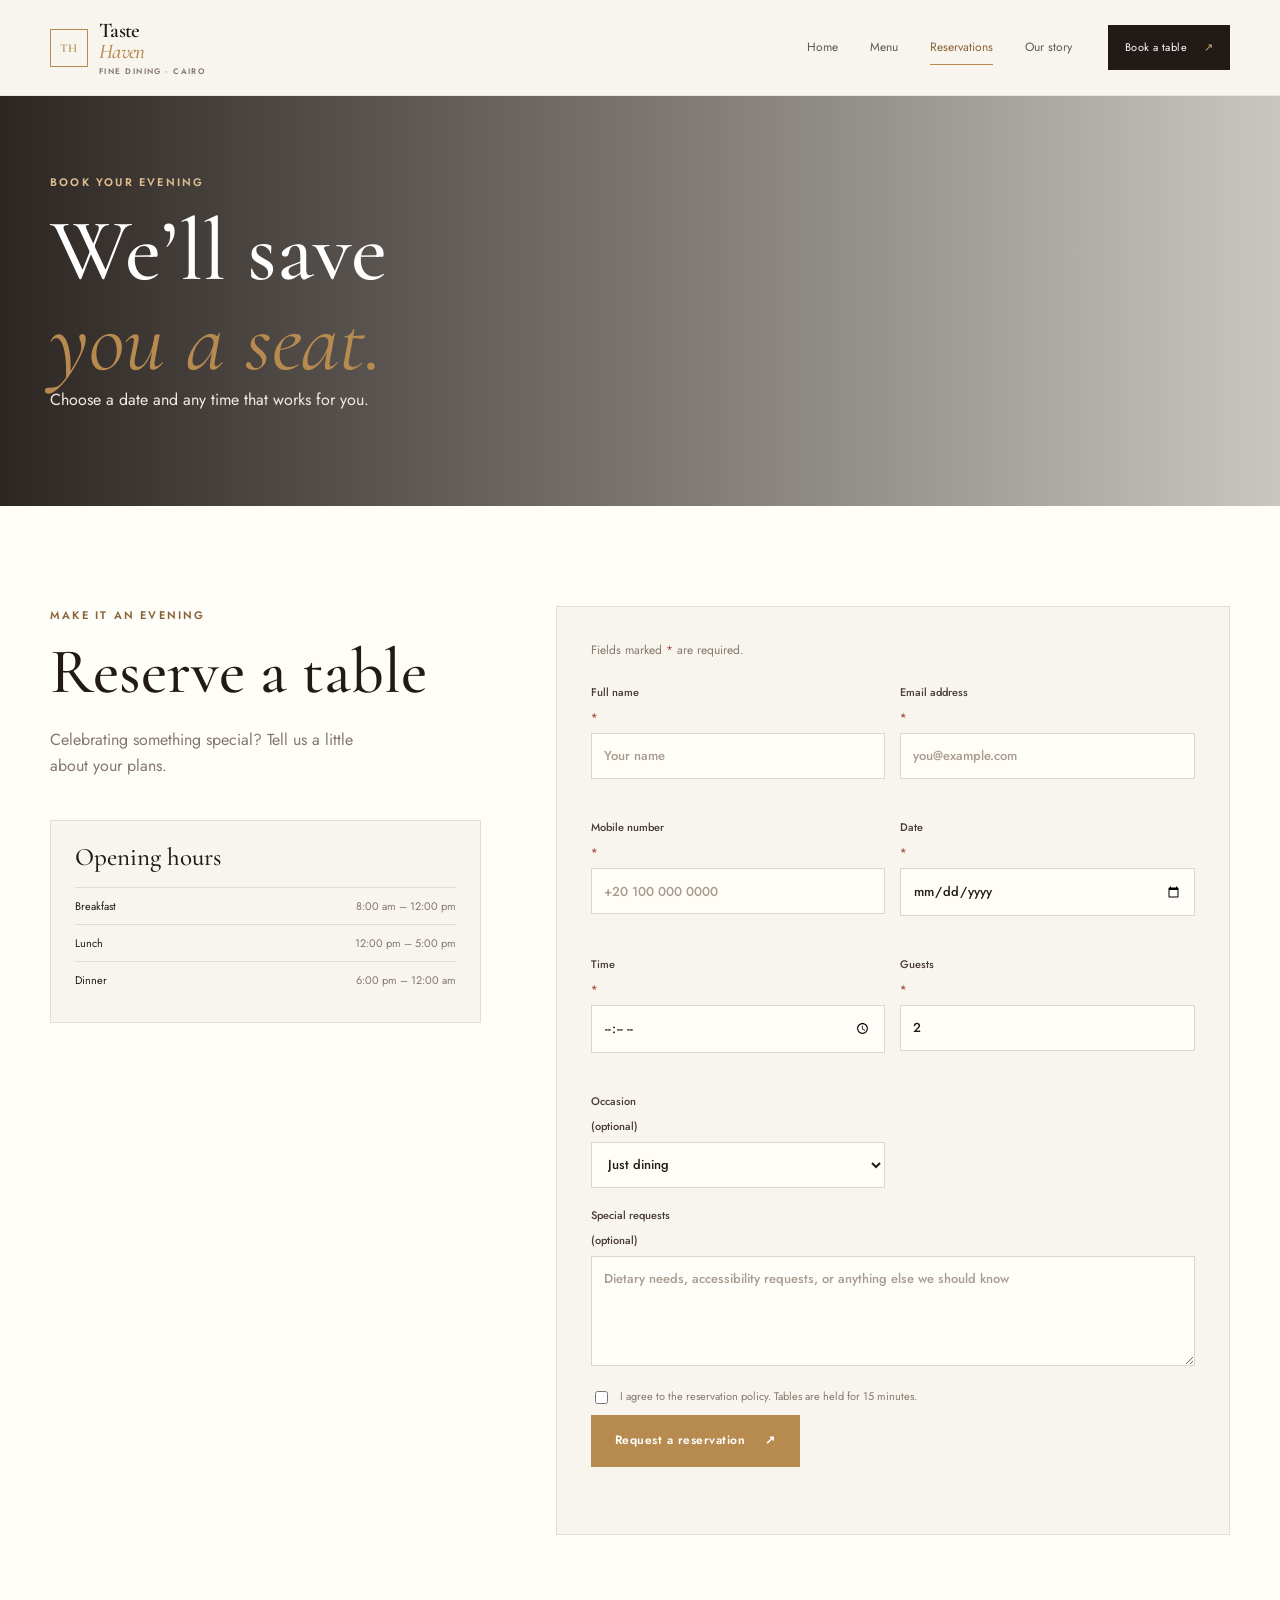
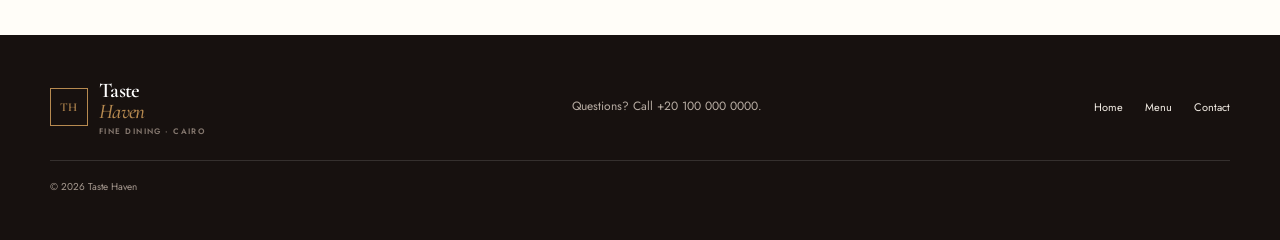
<file: reservations.html>
<!doctype html>
<html lang="en">
<head>
  <meta charset="utf-8">
  <meta name="viewport" content="width=device-width, initial-scale=1">
  <meta name="description" content="Reserve a table at Taste Haven. Choose your date, time, and party size.">
  <title>Reservations | Taste Haven</title>
  <link rel="preconnect" href="https://fonts.googleapis.com">
  <link rel="preconnect" href="https://fonts.gstatic.com" crossorigin>
  <link href="https://fonts.googleapis.com/css2?family=Cormorant+Garamond:wght@400;500;600;700&family=Jost:wght@300;400;500;600;700&display=swap" rel="stylesheet">
  <link rel="stylesheet" href="css/global.css">
  <link rel="stylesheet" href="css/forms.css">
  <script src="js/main.js" defer></script>
  <script src="js/interactive.js" defer></script>
</head>
<body>
  <header class="site-header"><div class="container header-inner"><a class="brand" href="index.html" aria-label="Taste Haven home"><span class="brand-mark">TH</span><span>Taste<em>Haven</em><small>FINE DINING · CAIRO</small></span></a><button class="menu-toggle" type="button" aria-expanded="false" aria-controls="site-nav" aria-label="Open navigation"><span></span><span></span><span></span></button><nav class="site-nav" id="site-nav" aria-label="Main navigation"><a href="index.html">Home</a><a href="menu.html">Menu</a><a class="active" href="reservations.html" aria-current="page">Reservations</a><a href="about.html">Our story</a><a class="nav-book" href="reservations.html">Book a table <span>↗</span></a></nav></div></header>
  <main>
    <section class="page-hero reservation-hero"><div class="container page-hero-copy"><p class="eyebrow">BOOK YOUR EVENING</p><h1>We’ll save<br><em>you a seat.</em></h1><p>Choose a date and any time that works for you.</p></div></section>
    <section class="section-pad booking-section"><div class="container booking-layout">
      <div class="booking-intro"><p class="eyebrow">MAKE IT AN EVENING</p><h2>Reserve a table</h2><p>Celebrating something special? Tell us a little about your plans.</p><div class="hours-card"><h3>Opening hours</h3><p>Breakfast <span>8:00 am – 12:00 pm</span></p><p>Lunch <span>12:00 pm – 5:00 pm</span></p><p>Dinner <span>6:00 pm – 12:00 am</span></p></div></div>
      <form class="site-form" id="reservation-form" novalidate>
        <p class="form-intro">Fields marked <span>*</span> are required.</p>
        <div class="form-grid">
          <label class="field">Full name <span>*</span><input name="name" type="text" autocomplete="name" required minlength="2" maxlength="80" placeholder="Your name"><small class="field-error"></small></label>
          <label class="field">Email address <span>*</span><input name="email" type="email" autocomplete="email" required maxlength="254" placeholder="you@example.com"><small class="field-error"></small></label>
          <label class="field">Mobile number <span>*</span><input name="phone" type="tel" autocomplete="tel" required minlength="8" maxlength="18" placeholder="+20 100 000 0000"><small class="field-error"></small></label>
          <label class="field">Date <span>*</span><input name="date" type="date" required><small class="field-error"></small></label>
          <label class="field">Time <span>*</span><input name="time" type="time" required aria-label="Choose any reservation time"><small class="field-error"></small></label>
          <label class="field">Guests <span>*</span><input name="guests" type="number" min="1" max="12" step="1" value="2" required><small class="field-error"></small></label>
          <label class="field">Occasion <span class="optional">(optional)</span><select name="occasion"><option value="">Just dining</option><option>Birthday</option><option>Anniversary</option><option>Business dinner</option><option>Date night</option><option>Family gathering</option></select></label>
          <label class="field field-wide">Special requests <span class="optional">(optional)</span><textarea name="notes" rows="4" maxlength="300" placeholder="Dietary needs, accessibility requests, or anything else we should know"></textarea><small class="field-error"></small></label>
        </div>
        <label class="check-field"><input type="checkbox" name="policy" required><span>I agree to the reservation policy. Tables are held for 15 minutes.</span></label><small class="field-error policy-error"></small>
        <button class="button button-gold" type="submit">Request a reservation <span>↗</span></button>
        <p class="form-message" role="status" aria-live="polite"></p>
      </form>
    </div></section>
  </main>
  <footer class="site-footer"><div class="container footer-inner"><a class="brand" href="index.html"><span class="brand-mark">TH</span><span>Taste<em>Haven</em><small>FINE DINING · CAIRO</small></span></a><p>Questions? Call <a href="tel:+201000000000">+20 100 000 0000</a>.</p><nav aria-label="Footer navigation"><a href="index.html">Home</a><a href="menu.html">Menu</a><a href="about.html">Contact</a></nav><small class="copyright">© <span data-current-year></span> Taste Haven</small></div></footer>
</body>
</html>
</file>
<file: css/global.css>
@import url('https://fonts.googleapis.com/css2?family=Cormorant+Garamond:wght@400;500;600;700&family=Jost:wght@300;400;500;600;700&display=swap');
:root {
  --ink:#221a17;
  --bg:#f8f5ef;
  --paper:#fffdf8;
  --muted:#84776e;
  --gold:#b78a50;
  --gold-dark:#89643b;
  --line:#e5ddd2;
  --dark:#17110f;
  --serif:'Cormorant Garamond',Georgia,serif;
  --sans:'Jost',Arial,sans-serif
}
* {
  box-sizing:border-box
}
html {
  scroll-behavior:smooth;
  scroll-padding-top:90px
}
body {
  margin:0;
  background:var(--bg);
  color:var(--ink);
  font:16px/1.65 var(--sans);
  font-weight:400
}
img {
  display:block;
  max-width:100%;
  object-fit:cover
}
a {
  color:inherit;
  text-decoration:none
}
button,input,select,textarea {
  font:inherit
}
button,a,input,select,textarea {
  -webkit-tap-highlight-color:transparent
}
button:focus-visible,a:focus-visible,input:focus-visible,select:focus-visible,textarea:focus-visible {
  outline:3px solid #c69e6c;
  outline-offset:3px
}
.container {
  width:min(1180px,calc(100% - 48px));
  margin-inline:auto
}
.section-pad {
  padding:100px 0
}
.eyebrow {
  margin:0 0 15px;
  color:var(--gold-dark);
  font-size:11px;
  font-weight:600;
  letter-spacing:.2em;
  text-transform:uppercase
}
.section-heading {
  display:flex;
  align-items:end;
  justify-content:space-between;
  gap:30px;
  margin-bottom:35px
}
.section-heading>p {
  max-width:330px;
  color:var(--muted)
}
h1,h2,h3,p {
  margin-top:0
}
h1,h2,h3 {
  font-family:var(--serif);
  font-weight:500;
  line-height:1.03
}
h1 {
  font-size:clamp(58px,8vw,104px);
  margin-bottom:20px
}
h2 {
  font-size:clamp(42px,5vw,66px);
  margin-bottom:22px
}
h3 {
  font-size:28px
}
h1 em,h2 em {
  color:var(--gold);
  font-weight:400
}
.button {
  min-height:52px;
  padding:0 23px;
  display:inline-flex;
  align-items:center;
  justify-content:center;
  gap:20px;
  border:1px solid transparent;
  cursor:pointer;
  letter-spacing:.04em;
  font-size:12px;
  font-weight:600;
  transition:transform .22s ease,background .22s ease,color .22s ease,box-shadow .22s ease
}
.button:hover {
  transform:translateY(-3px);
  box-shadow:0 10px 24px #16100e22
}
.button-gold {
  background:var(--gold);
  color:#fff
}
.button-gold:hover {
  background:var(--gold-dark)
}
.button-outline {
  border-color:#bfa887;
  color:var(--ink)
}
.button-outline:hover {
  background:#eee4d6
}
.button-clear {
  border-color:#ffffff80;
  color:white
}
.button-clear:hover {
  background:#ffffff18
}
.text-link {
  display:inline-flex;
  gap:14px;
  align-items:center;
  margin-top:10px;
  color:var(--gold-dark);
  font-size:13px;
  font-weight:600
}
.site-header {
  height:82px;
  position:sticky;
  z-index:20;
  top:0;
  background:#f8f5eff2;
  border-bottom:1px solid #e5ddd2aa;
  backdrop-filter:blur(14px);
  transition:box-shadow .2s
}
.site-header.is-scrolled {
  box-shadow:0 6px 25px #21161012
}
.header-inner,.site-nav,.brand {
  display:flex;
  align-items:center
}
.header-inner {
  height:100%;
  justify-content:space-between
}
.brand {
  gap:11px;
  font:600 21px/1 var(--serif);
  letter-spacing:-.03em
}
.brand>span:last-child {
  display:grid
}
.brand em {
  color:var(--gold);
  font-weight:500
}
.brand small {
  margin-top:5px;
  color:var(--muted);
  font:600 8px/1 var(--sans);
  letter-spacing:.18em
}
.brand-mark {
  width:38px;
  height:38px;
  display:grid;
  place-items:center;
  border:1px solid var(--gold);
  color:var(--gold);
  font:600 12px var(--serif);
  letter-spacing:.08em
}
.site-nav {
  gap:32px
}
.site-nav>a:not(.nav-book) {
  font-size:12px;
  color:#62564f;
  transition:color .2s
}
.site-nav>a:hover,.site-nav>a.active {
  color:var(--gold-dark)
}
.site-nav .nav-book {
  margin-left:4px;
  padding:13px 17px;
  background:var(--ink);
  color:white;
  font-size:11px;
  letter-spacing:.04em
}
.nav-book span {
  margin-left:13px;
  color:#d1ad7c
}
.menu-toggle {
  display:none
}
.site-footer {
  padding:45px 0;
  background:var(--dark);
  color:#f6f0e8
}
.footer-inner {
  display:grid;
  grid-template-columns:1fr 1fr auto;
  align-items:center;
  gap:25px
}
.footer-inner .brand {
  color:white
}
.footer-inner p {
  margin:0;
  color:#b9aea4;
  font-size:12px
}
.footer-inner nav {
  display:flex;
  gap:22px;
  font-size:11px
}
.footer-inner nav a:hover {
  color:#d9b583
}
.copyright {
  grid-column:1/-1;
  padding-top:18px;
  border-top:1px solid #ffffff21;
  color:#a79a90;
  font-size:10px
}
.page-hero {
  min-height:410px;
  display:flex;
  align-items:center;
  background-position:center;
  background-size:cover;
  color:white;
  position:relative
}
.page-hero:before {
  content:'';
  position:absolute;
  inset:0;
  background:linear-gradient(90deg,#18110ee8,#18110e75 65%,#18110e35)
}
.page-hero-copy {
  position:relative;
  padding:50px 0
}
.page-hero .eyebrow {
  color:#e0bd8f
}
.page-hero h1 {
  font-size:clamp(58px,7vw,88px);
  margin:0
}
.page-hero-copy>p:last-child {
  color:#f3eae0
}
.form-message {
  min-height:25px;
  margin:8px 0 0;
  color:var(--gold-dark);
  font-size:13px
}
.form-message.error {
  color:#a4352c
}
.form-message.success {
  color:#386b4c
}
[hidden] {
  display:none!important
}
@media(max-width:760px) {
  .container {
    width:min(100% - 36px,600px)
  }
  .section-pad {
    padding:72px 0
  }
  .site-header {
    height:72px
  }
  .menu-toggle {
    width:42px;
    height:42px;
    display:grid;
    align-content:center;
    justify-items:center;
    gap:5px;
    border:1px solid var(--line);
    background:transparent;
    cursor:pointer
  }
  .menu-toggle span {
    width:17px;
    height:1px;
    background:var(--ink);
    transition:transform .2s,opacity .2s
  }
  .menu-toggle[aria-expanded=true] span:first-child {
    transform:translateY(6px) rotate(45deg)
  }
  .menu-toggle[aria-expanded=true] span:nth-child(2) {
    opacity:0
  }
  .menu-toggle[aria-expanded=true] span:last-child {
    transform:translateY(-6px) rotate(-45deg)
  }
  .site-nav {
    position:absolute;
    left:0;
    right:0;
    top:71px;
    padding:15px 24px 24px;
    display:none;
    align-items:stretch;
    gap:0;
    background:var(--bg);
    border-bottom:1px solid var(--line);
    box-shadow:0 16px 25px #21161012
  }
  .site-nav.open {
    display:flex;
    flex-direction:column
  }
  .site-nav>a:not(.nav-book) {
    padding:13px 2px;
    border-bottom:1px solid var(--line)
  }
  .site-nav .nav-book {
    margin:15px 0 0;
    text-align:center;
    padding:15px
  }
  .section-heading {
    display:block
  }
  .section-heading>p {
    margin:12px 0 0
  }
  .footer-inner {
    grid-template-columns:1fr;
    gap:17px
  }
  .footer-inner nav {
    flex-wrap:wrap
  }
  .copyright {
    grid-column:auto
  }
  .page-hero {
    min-height:350px
  }
  h1 {
    font-size:60px
  }
}
@media(prefers-reduced-motion:reduce) {
  *,*::before,*::after {
    scroll-behavior:auto!important;
    animation-duration:.01ms!important;
    transition-duration:.01ms!important
  }
}
.button:active,.filter-button:active,.menu-toggle:active {
  transform:scale(.97)
}
/* Extra polish: roomier header, scroll reveals, and moving arrow details */ .site-header {
  height:96px;
  transition:height .25s ease,box-shadow .25s ease,background .25s ease
}
.site-header.is-scrolled {
  height:82px
}
.site-nav>a:not(.nav-book) {
  position:relative;
  padding:12px 0
}
.site-nav>a:not(.nav-book)::after {
  content:'';
  position:absolute;
  left:0;
  right:100%;
  bottom:4px;
  height:1px;
  background:var(--gold);
  transition:right .3s ease
}
.site-nav>a:not(.nav-book):hover::after,.site-nav>a:not(.nav-book).active::after {
  right:0
}
.button span,.nav-book span,.text-link span {
  display:inline-block;
  transition:transform .25s cubic-bezier(.22,.8,.24,1)
}
.button:hover span,.nav-book:hover span,.text-link:hover span {
  transform:translate(4px,-3px)
}
.button:active,.filter-button:active,.menu-toggle:active {
  transform:scale(.97)
}
.reveal-ready [data-reveal] {
  opacity:0;
  transform:translateY(26px);
  transition:opacity .7s ease,transform .7s cubic-bezier(.22,.8,.24,1);
  transition-delay:var(--reveal-delay,0ms)
}
.reveal-ready [data-reveal].is-visible {
  opacity:1;
  transform:translateY(0)
}
.dish-card[data-reveal],.home-photo[data-reveal],.about-photo[data-reveal] {
  transition:opacity .65s ease,transform .65s cubic-bezier(.22,.8,.24,1),box-shadow .3s ease;
  transition-delay:var(--reveal-delay,0ms)
}
.dish-card:hover {
  box-shadow:0 18px 35px #21161018
}
@media(max-width:760px) {
  .site-header,.site-header.is-scrolled {
    height:84px
  }
  .site-nav {
    top:83px;
    display:flex;
    flex-direction:column;
    visibility:hidden;
    opacity:0;
    pointer-events:none;
    transform:translateY(-14px);
    transition:opacity .24s ease,transform .24s ease,visibility .24s
  }
  .site-nav.open {
    visibility:visible;
    opacity:1;
    pointer-events:auto;
    transform:translateY(0)
  }
  .site-nav>a:not(.nav-book) {
    width:100%
  }
}
@media(prefers-reduced-motion:reduce) {
  .reveal-ready [data-reveal],.dish-card[data-reveal],.home-photo[data-reveal],.about-photo[data-reveal] {
    opacity:1;
    transform:none;
    transition:none
  }
}
</file>
<file: css/forms.css>
.reservation-hero {
  background-image:url('https://images.unsplash.com/photo-1517248135467-4c7edcad34c4?auto=format&fit=crop&w=1900&q=85')
}
.about-hero {
  background-image:url('https://images.unsplash.com/photo-1559339352-11d035aa65de?auto=format&fit=crop&w=1900&q=85')
}
.booking-section {
  background:var(--paper)
}
.booking-layout {
  display:grid;
  grid-template-columns:.78fr 1.22fr;
  gap:75px;
  align-items:start
}
.booking-intro {
  position:sticky;
  top:120px
}
.booking-intro>p:not(.eyebrow) {
  max-width:320px;
  color:var(--muted)
}
.hours-card {
  margin-top:40px;
  padding:24px;
  background:var(--bg);
  border:1px solid var(--line)
}
.hours-card h3 {
  margin:0 0 16px;
  font-size:25px
}
.hours-card p {
  display:flex;
  justify-content:space-between;
  gap:10px;
  margin:0;
  padding:9px 0;
  border-top:1px solid var(--line);
  font-size:11px
}
.hours-card p span {
  color:var(--muted);
  white-space:nowrap
}
.site-form {
  padding:34px;
  background:var(--bg);
  border:1px solid var(--line)
}
.form-intro {
  margin:0 0 22px;
  color:var(--muted);
  font-size:12px
}
.form-intro span,.field>span:not(.optional) {
  color:#a34a3e
}
.form-grid {
  display:grid;
  grid-template-columns:1fr 1fr;
  gap:18px 15px
}
.field {
  min-width:0;
  display:flex;
  flex-direction:column;
  gap:7px;
  color:#493c35;
  font-size:11px;
  font-weight:500
}
.field input,.field select,.field textarea {
  width:100%;
  min-height:46px;
  padding:11px 12px;
  border:1px solid #ded4c8;
  border-radius:0;
  background:var(--paper);
  color:var(--ink);
  font-size:13px
}
.field textarea {
  min-height:100px;
  resize:vertical
}
.field input::placeholder,.field textarea::placeholder {
  color:#a79b90
}
.field input[aria-invalid=true],.field select[aria-invalid=true],.field textarea[aria-invalid=true] {
  border-color:#b83d32;
  background:#fff9f7
}
.field-wide {
  grid-column:1/-1
}
.field-error {
  min-height:14px;
  color:#a4352c;
  font-size:10px;
  font-weight:400
}
.check-field {
  grid-column:1/-1;
  display:flex;
  align-items:flex-start;
  gap:9px;
  color:var(--muted);
  font-size:11px
}
.check-field input {
  margin-top:4px;
  accent-color:var(--gold)
}
.policy-error {
  grid-column:1/-1
}
.site-form>.button {
  margin-top:8px
}
.contact-form {
  padding:30px
}
.contact-form h3 {
  margin-bottom:20px
}
.contact-form .field {
  margin-bottom:14px
}
.contact-section {
  background:var(--paper)
}
.contact-grid {
  display:grid;
  grid-template-columns:.8fr 1.2fr;
  gap:70px;
  align-items:start
}
.contact-details>p:not(.eyebrow) {
  color:var(--muted)
}
.contact-details a:hover {
  color:var(--gold-dark)
}
.contact-details .hours-note {
  padding-top:12px;
  border-top:1px solid var(--line);
  font-size:12px
}
.story-section {
  background:var(--paper)
}
.story-grid {
  display:grid;
  grid-template-columns:1fr .83fr;
  gap:90px;
  align-items:center
}
.story-grid>div>p:not(.eyebrow) {
  max-width:510px;
  color:var(--muted)
}
.chef-photo {
  width:100%;
  height:500px
}
.gallery-section {
  background:var(--bg)
}
.about-gallery {
  display:grid;
  grid-template-columns:1.4fr 1fr 1fr;
  grid-template-rows:240px 190px;
  gap:16px
}
.about-photo {
  position:relative;
  margin:0;
  overflow:hidden;
  background:#ddd
}
.about-photo img {
  width:100%;
  height:100%;
  transition:transform .5s
}
.about-photo:hover img {
  transform:scale(1.04)
}
.about-photo:after {
  content:'';
  position:absolute;
  inset:40% 0 0;
  background:linear-gradient(transparent,#17100ea8)
}
.about-photo figcaption {
  position:absolute;
  z-index:1;
  bottom:15px;
  left:17px;
  color:white;
  font:22px var(--serif)
}
.photo-wide {
  grid-row:span 2
}
@media(max-width:850px) {
  .booking-layout,.contact-grid,.story-grid {
    grid-template-columns:1fr;
    gap:38px
  }
  .booking-intro {
    position:static
  }
  .hours-card {
    margin-top:25px
  }
  .story-grid {
    gap:30px
  }
  .chef-photo {
    height:380px
  }
  .about-gallery {
    grid-template-columns:1fr 1fr;
    grid-template-rows:230px 180px 180px
  }
  .photo-wide {
    grid-row:span 2
  }
  .contact-grid {
    gap:30px
  }
}
@media(max-width:560px) {
  .site-form {
    padding:22px 17px
  }
  .form-grid {
    grid-template-columns:1fr;
    gap:14px
  }
  .field-wide,.check-field,.policy-error {
    grid-column:auto
  }
  .about-gallery {
    grid-template-columns:1fr 1fr;
    grid-template-rows:190px 160px 160px
  }
  .about-photo figcaption {
    font-size:18px;
    left:12px;
    bottom:10px
  }
  .photo-wide {
    grid-row:span 2
  }
  .hours-card p {
    font-size:10px
  }
  .booking-layout {
    gap:28px
  }
}
</file>
